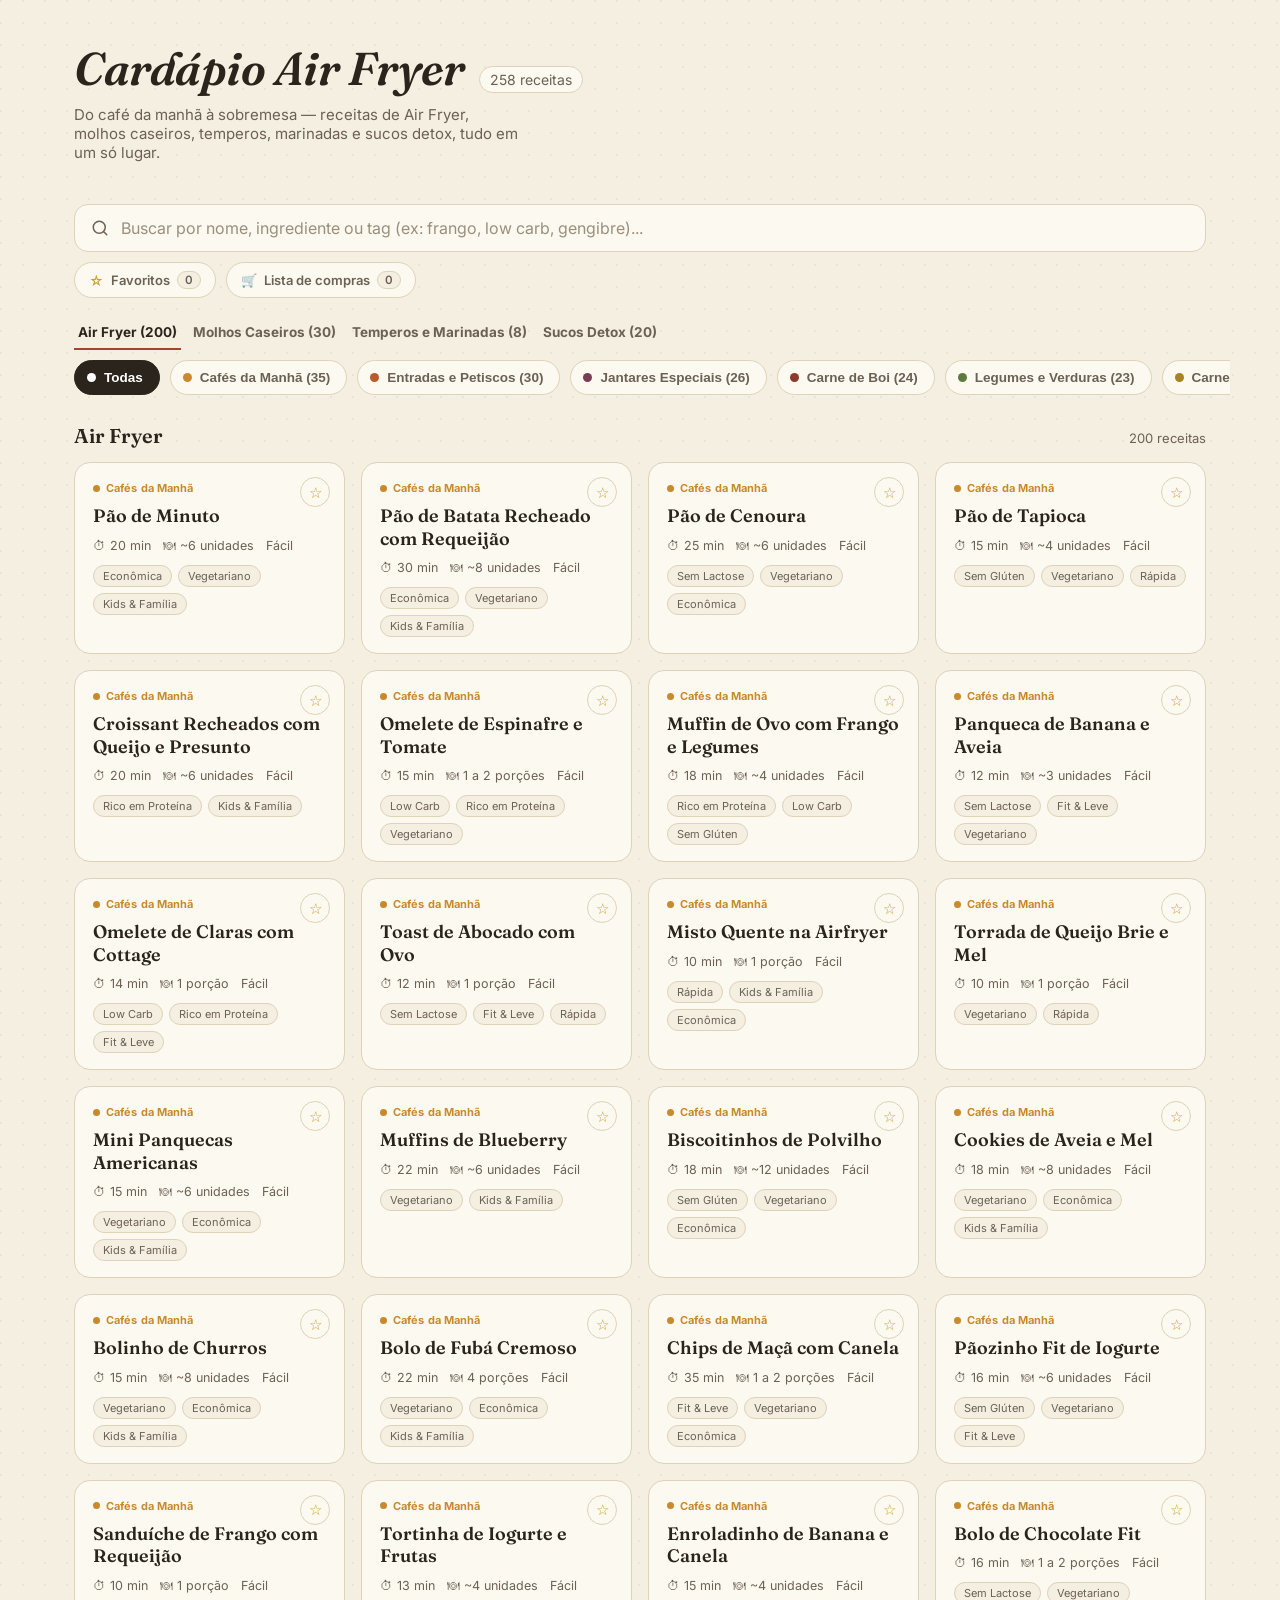
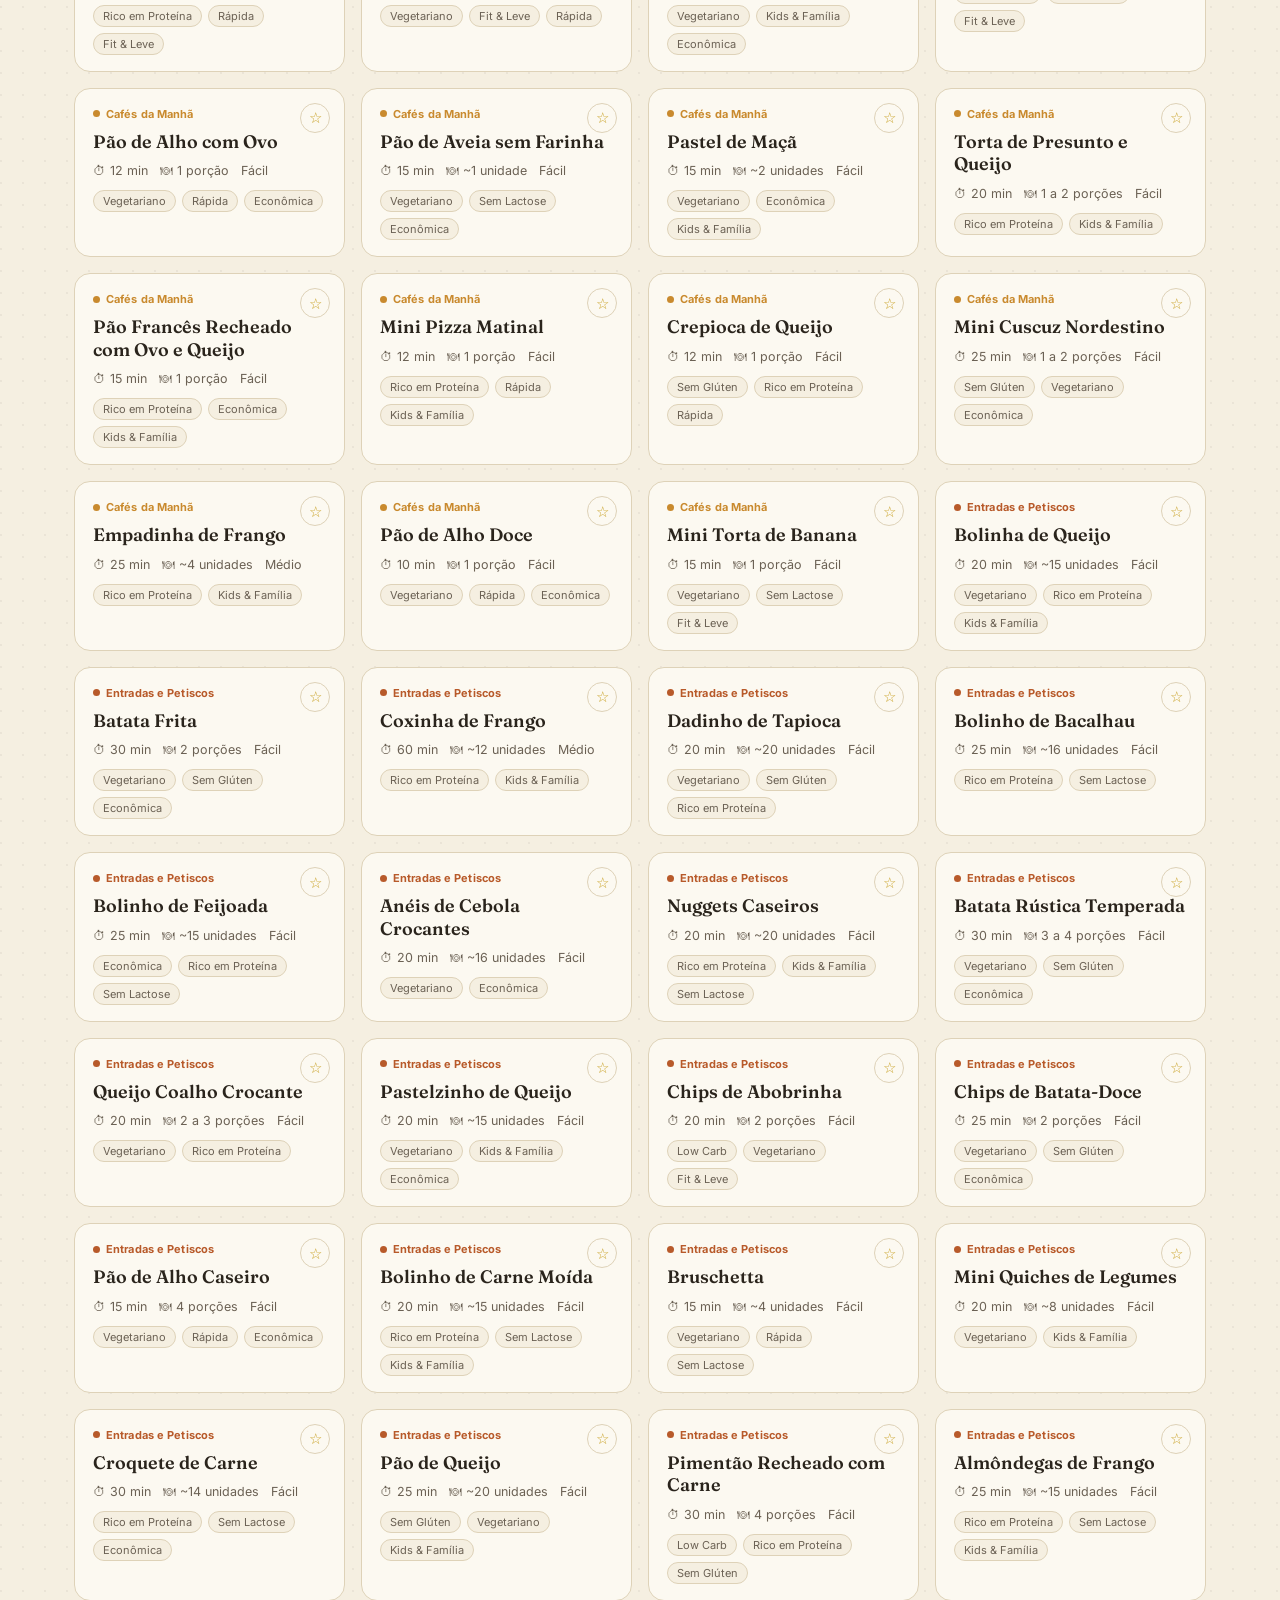
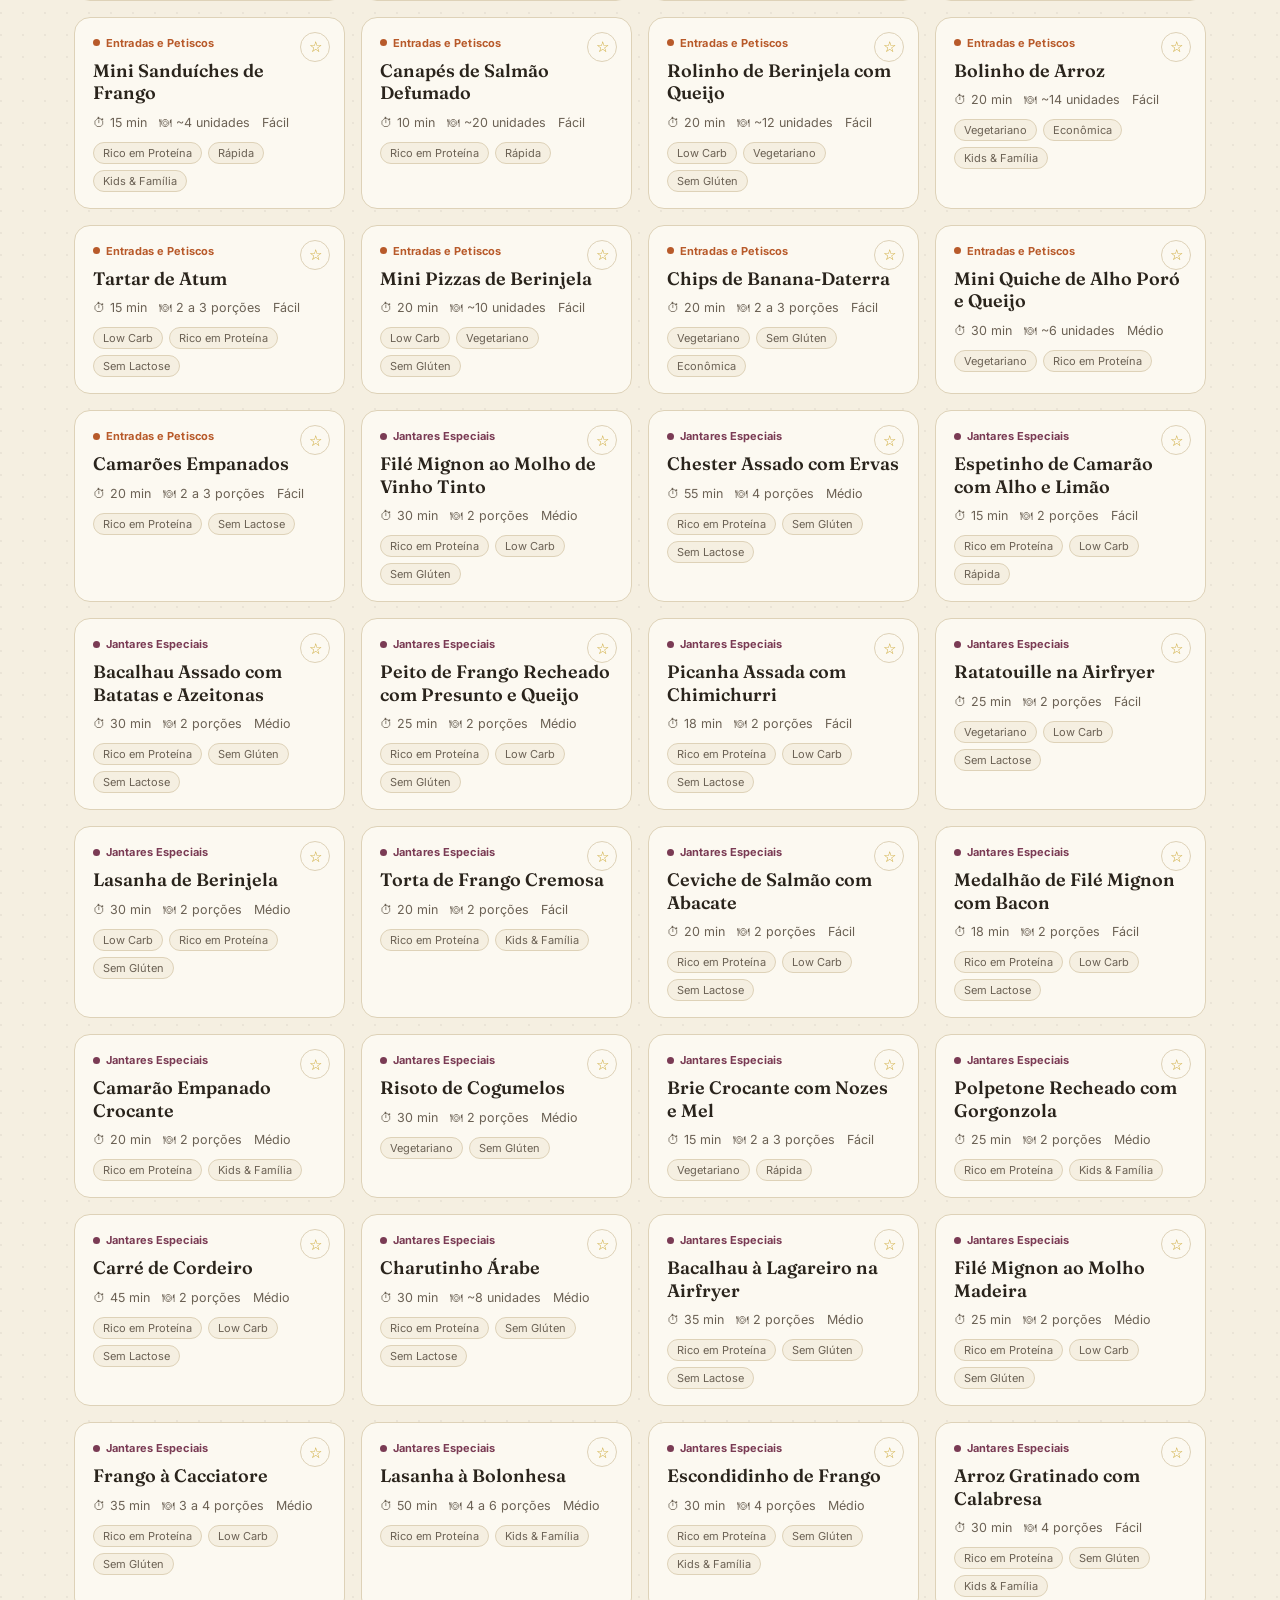
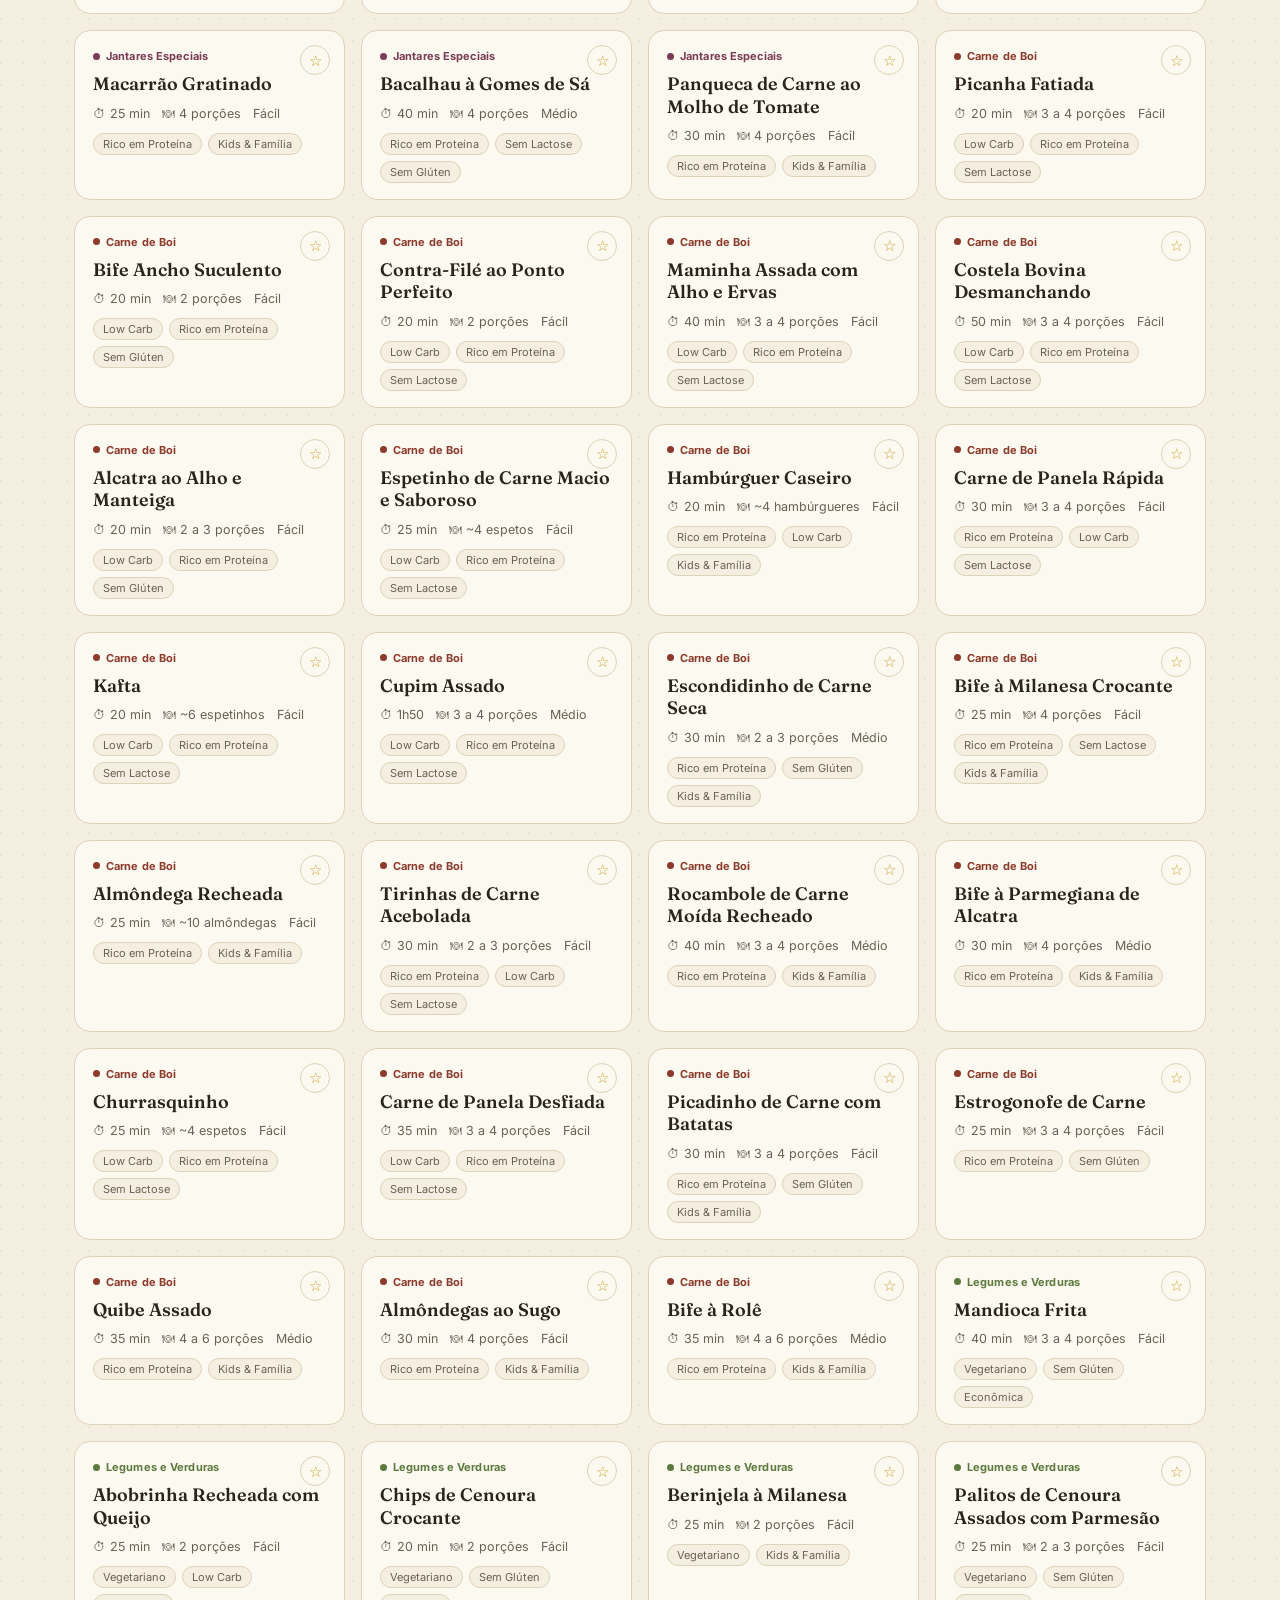
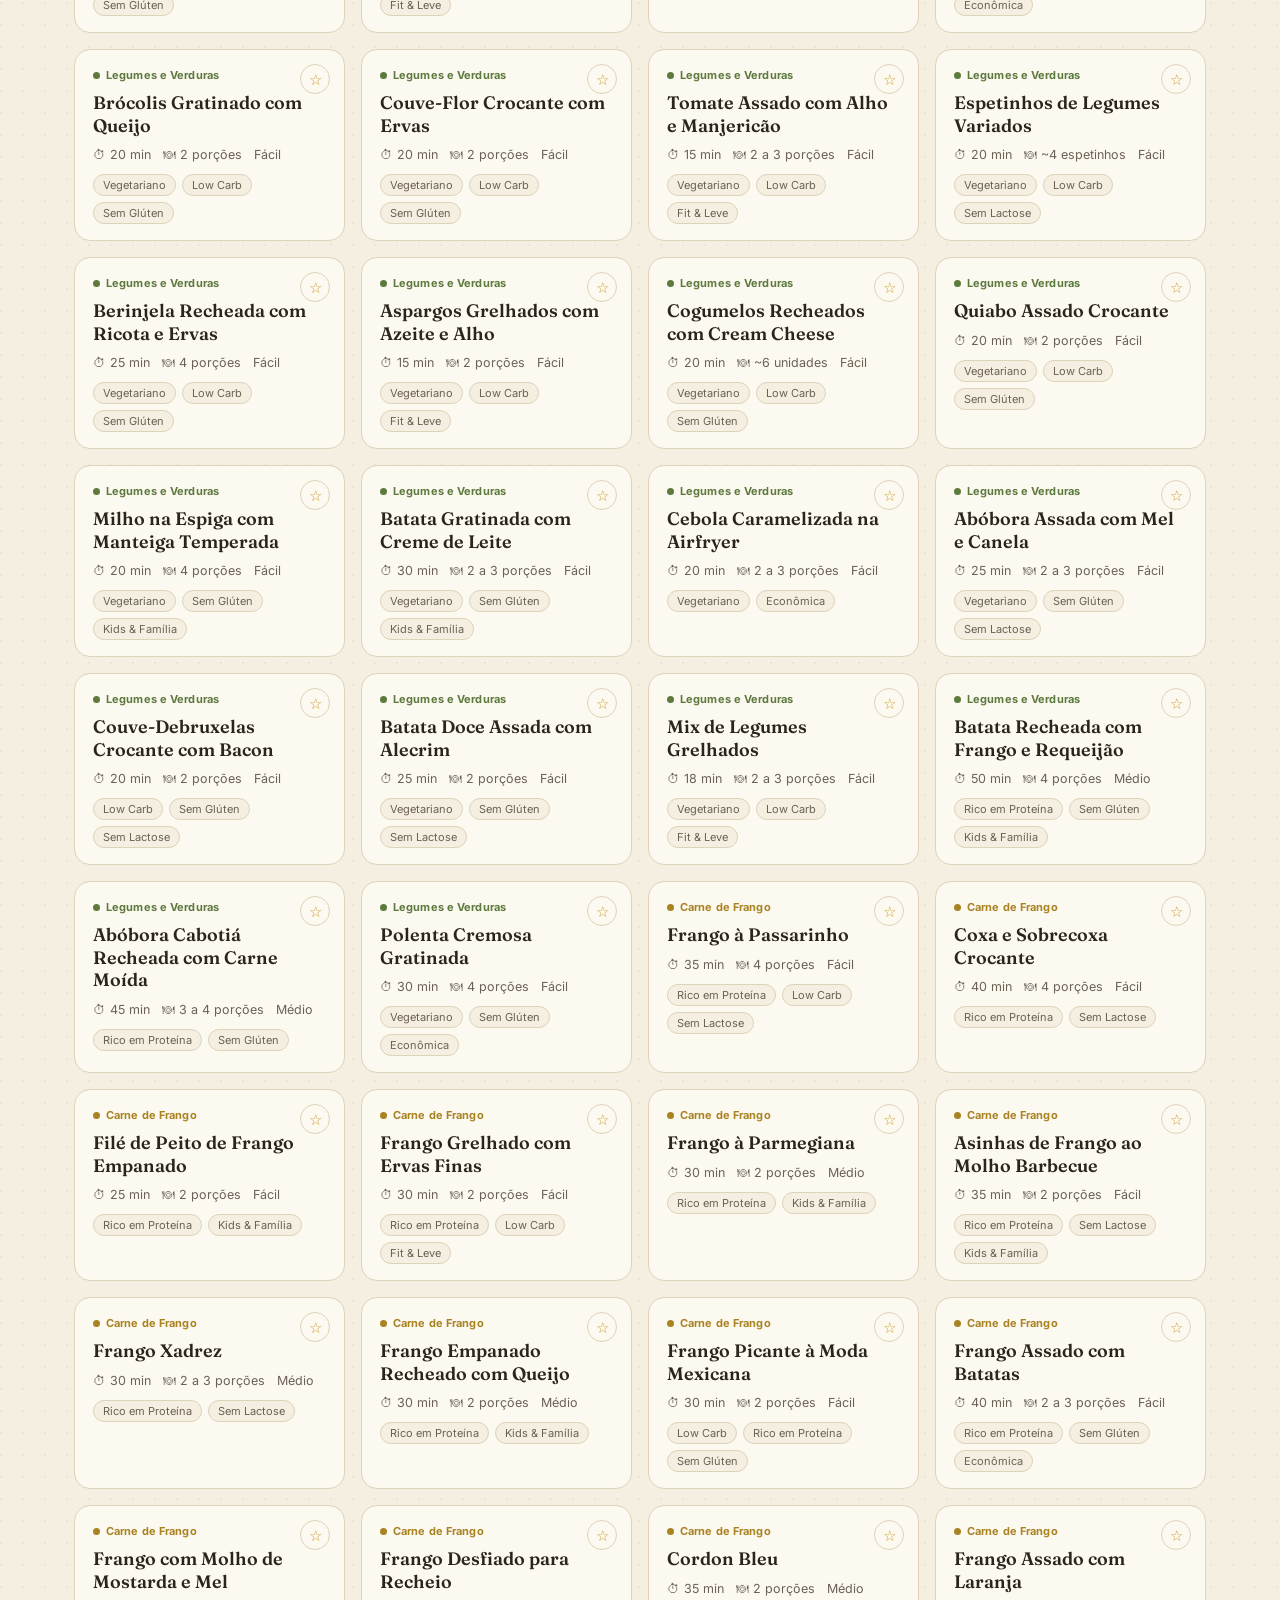
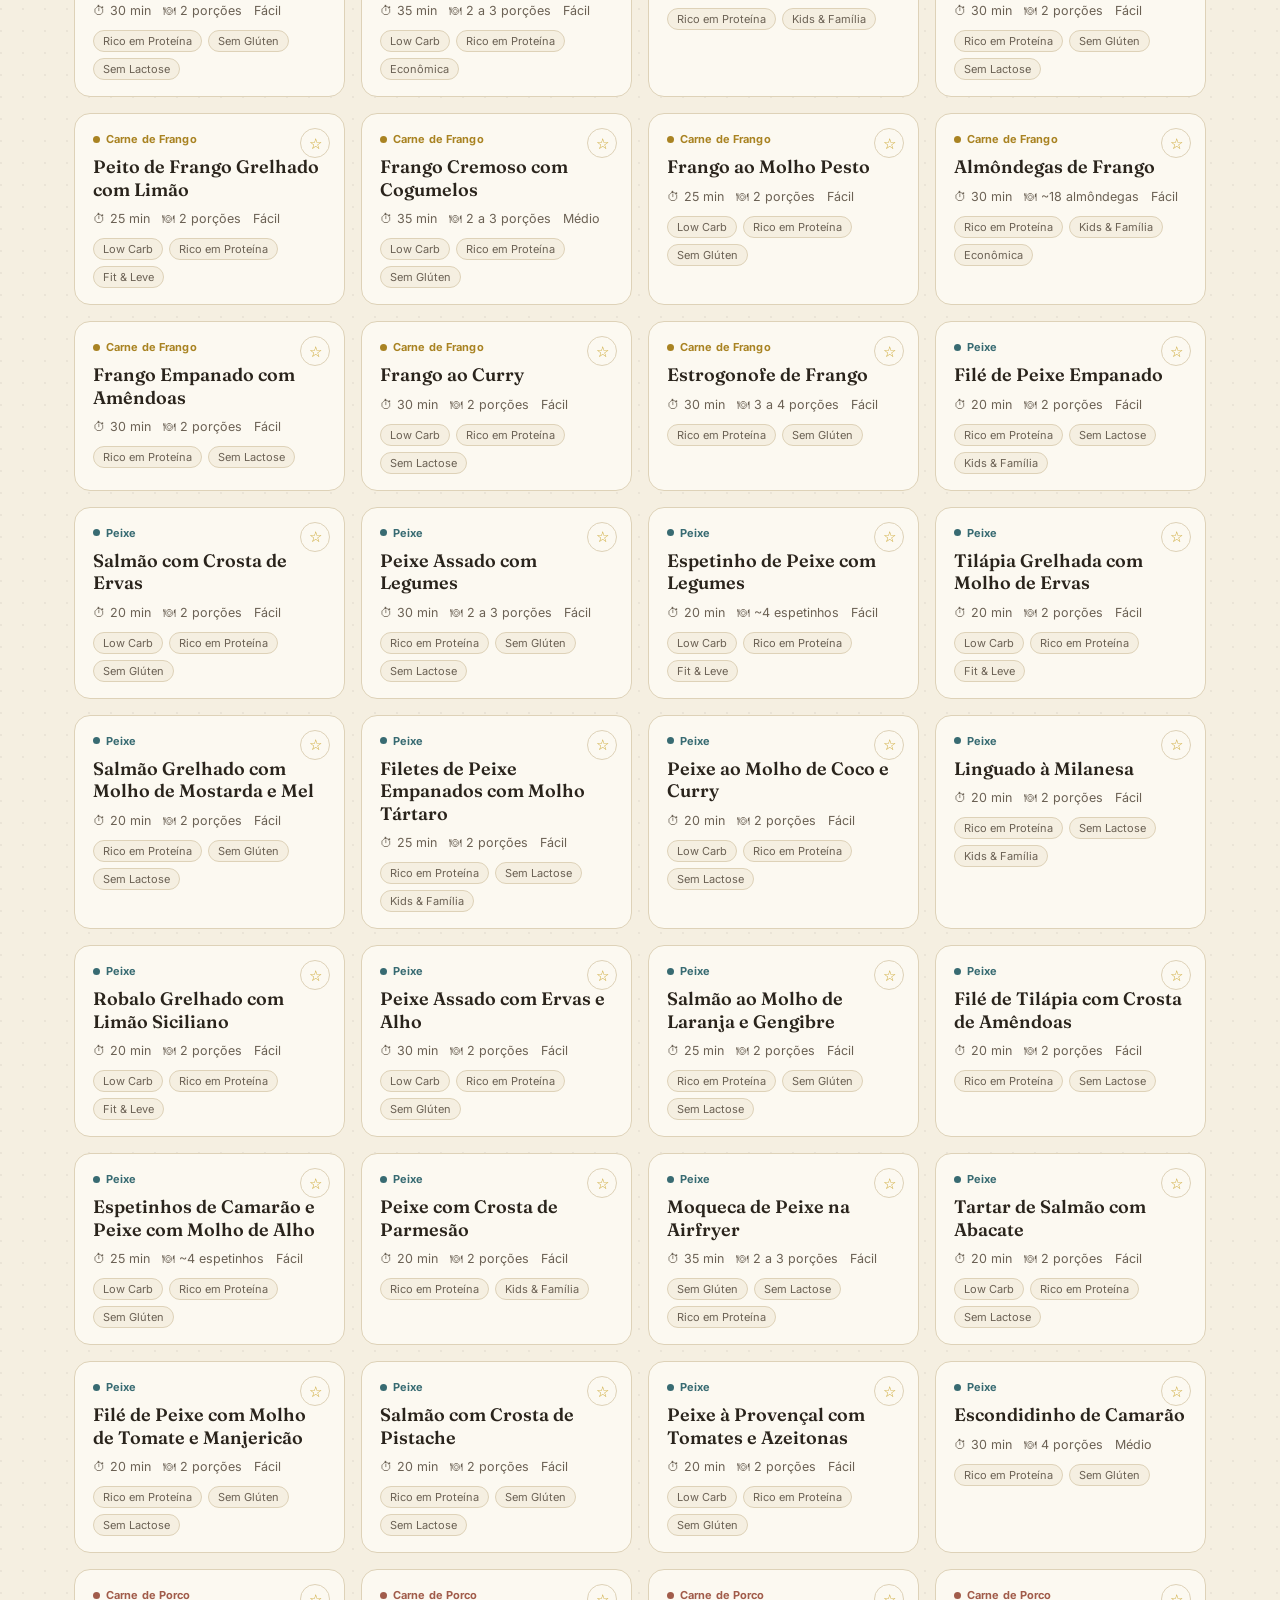
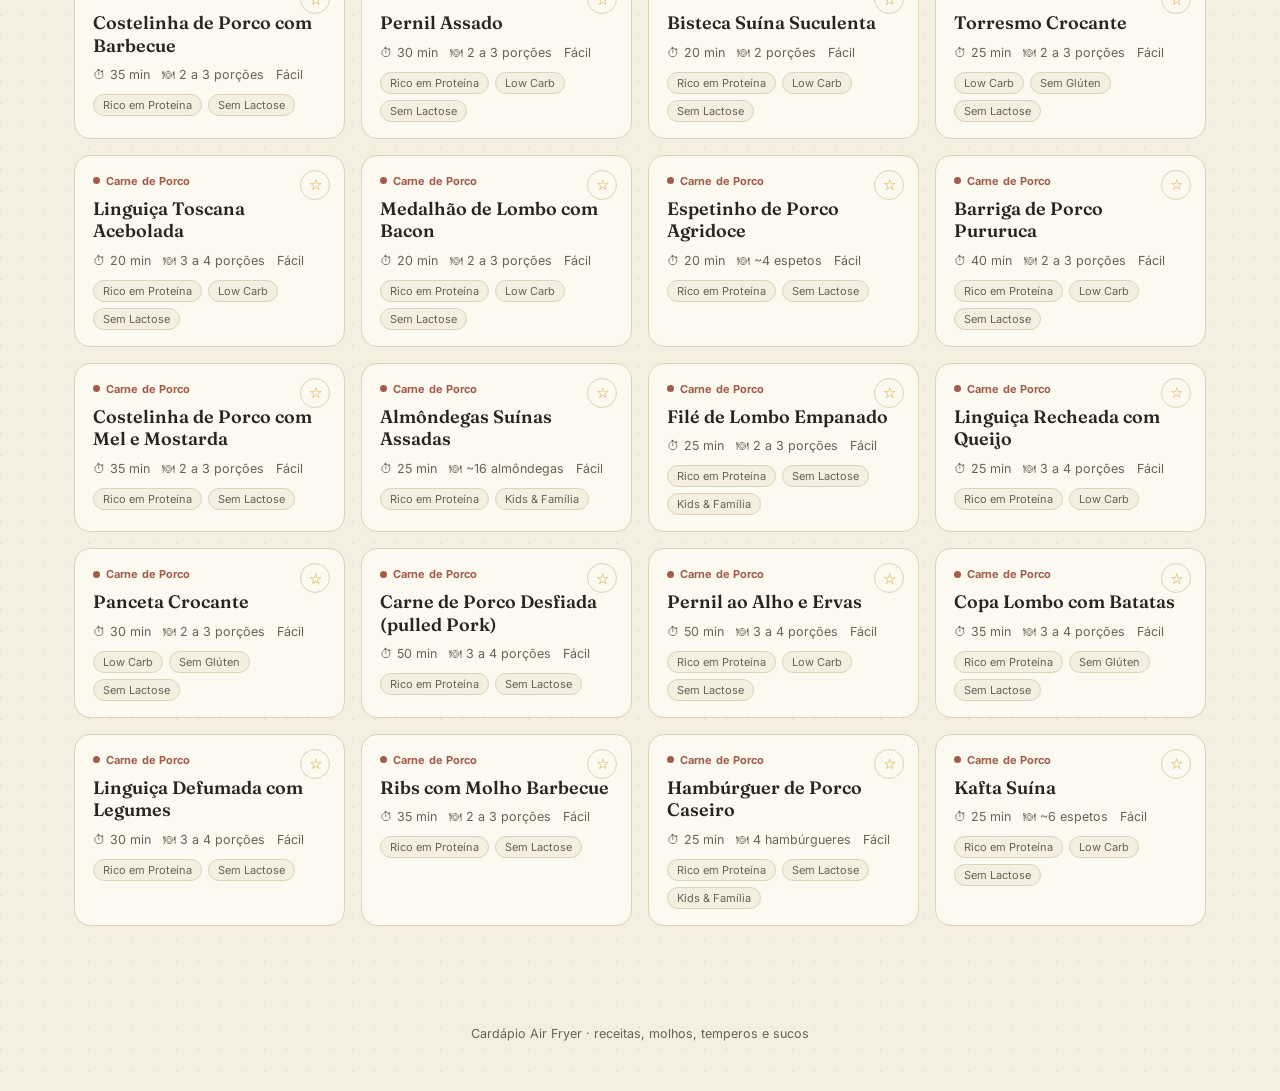
<file: index.html>
<!DOCTYPE html>
<html lang="pt-BR">
<head>
<meta charset="UTF-8">
<meta name="viewport" content="width=device-width, initial-scale=1.0">
<title>Cardápio Air Fryer · 200 Receitas + Bônus</title>
<link rel="preconnect" href="https://fonts.googleapis.com">
<link rel="preconnect" href="https://fonts.gstatic.com" crossorigin>
<link href="https://fonts.googleapis.com/css2?family=Fraunces:ital,opsz,wght@0,9..144,400;0,9..144,500;0,9..144,600;0,9..144,700;1,9..144,500&family=Inter:wght@400;500;600;700;800&display=swap" rel="stylesheet">
<link rel="stylesheet" href="styles.css">
</head>
<body>

<header class="top">
  <div class="brand">
    <h1>Cardápio Air Fryer</h1>
    <span class="count" id="totalCount">258 receitas</span>
  </div>
  <p class="sub">Do café da manhã à sobremesa — receitas de Air Fryer, molhos caseiros, temperos, marinadas e sucos detox, tudo em um só lugar.</p>
</header>

<div class="search-wrap">
  <div class="search-box">
    <svg width="18" height="18" viewBox="0 0 24 24" fill="none" stroke="currentColor" stroke-width="2" stroke-linecap="round" stroke-linejoin="round"><circle cx="11" cy="11" r="8"></circle><line x1="21" y1="21" x2="16.65" y2="16.65"></line></svg>
    <input type="text" id="searchInput" placeholder="Buscar por nome, ingrediente ou tag (ex: frango, low carb, gengibre)...">
    <button class="clear-btn" id="clearSearch" aria-label="Limpar busca">✕</button>
  </div>
  <div class="toolbar">
    <button class="icon-btn" id="favToggleBtn" aria-pressed="false">
      <span class="star">☆</span> Favoritos <span class="count-badge" id="favCount">0</span>
    </button>
    <button class="icon-btn" id="shopListBtn">
      <span class="cart">🛒</span> Lista de compras <span class="count-badge" id="shopCount">0</span>
    </button>
  </div>
</div>

<div class="group-tabs" id="groupTabs"></div>
<nav class="cats" id="catsNav"></nav>
<!--
<div class="ai-panel">
  <div class="ai-card">
    <div class="ai-head">
      <div class="badge">
        <svg width="16" height="16" viewBox="0 0 24 24" fill="none" stroke="white" stroke-width="2" stroke-linecap="round" stroke-linejoin="round"><path d="M12 2L14.5 9.5L22 12L14.5 14.5L12 22L9.5 14.5L2 12L9.5 9.5L12 2Z"></path></svg>
      </div>
      <h2>Sugestões com IA (100% offline)</h2>
    </div>
    <p class="hint">Roda direto no seu navegador via WebGPU, sem enviar nada para servidor algum. Na primeira vez a IA baixa e fica salva em cache; diga o que você tem na geladeira ou seu objetivo e ela escolhe entre receitas, molhos, temperos ou sucos do cardápio.</p>
    <div class="ai-form">
      <textarea id="aiInput" placeholder="Ex: tenho frango, batata e queijo. Quero algo rápido pro jantar..."></textarea>
      <button id="aiButton">
        <span id="aiButtonLabel">Sugerir receitas</span>
      </button>
    </div>
    <div class="ai-chips">
      <span class="ai-chip" data-q="Quero um café da manhã rápido e leve, o que você sugere?">Café da manhã rápido</span>
      <span class="ai-chip" data-q="Tenho frango e legumes na geladeira, o que dá pra fazer?">Tenho frango e legumes</span>
      <span class="ai-chip" data-q="Preciso de um molho para acompanhar uma carne grelhada hoje.">Molho para carne</span>
      <span class="ai-chip" data-q="Quero um suco detox refrescante para o café da manhã.">Suco detox</span>
    </div>
    <div class="ai-results" id="aiResults"></div>
  </div>
</div>  -->

<main>
  <div class="grid-head">
    <h3 id="gridTitle">Air Fryer</h3>
    <span class="result-count" id="resultCount"></span>
  </div>
  <div class="recipe-grid" id="recipeGrid"></div>
  <div class="no-results" id="noResults" style="display:none;">
    <div class="big">Nenhum item encontrado</div>
    <div>Tente buscar por outro termo ou limpe os filtros.</div>
  </div>
</main>

<div class="overlay" id="overlay">
  <div class="modal" id="modalContent"></div>
</div>

<div class="overlay" id="shopOverlay">
  <div class="modal" id="shopModalContent"></div>
</div>

<footer>Cardápio Air Fryer · receitas, molhos, temperos e sucos</footer>

<script src="script.js"></script>
</body>
</html>
</file>
<file: styles.css>
:root{
  --paper: #F5EFE1;
  --paper-card: #FCF9F1;
  --ink: #2A241C;
  --ink-soft: #6B6154;
  --line: #DED2B8;
  --rust: #A8432B;
  --rust-dark: #7E3020;
  --herb: #3F5D4E;
  --herb-light: #EBF1EC;

  --c-cafe: #C98A2E;
  --c-entrada: #B85A2A;
  --c-jantar: #7A3B54;
  --c-boi: #8B3A2B;
  --c-legume: #5C7A3D;
  --c-frango: #A98322;
  --c-peixe: #386B72;
  --c-porco: #A15C4A;
  --c-molho: #4A5A7A;
  --c-tempero: #8C6A1F;
  --c-suco: #B5407A;
}

* { box-sizing: border-box; }
html { scroll-behavior: smooth; }
body{
  margin:0;
  background: var(--paper);
  background-image:
    radial-gradient(circle at 1px 1px, rgba(42,36,28,0.055) 1px, transparent 0);
  background-size: 22px 22px;
  color: var(--ink);
  font-family: 'Inter', sans-serif;
  -webkit-font-smoothing: antialiased;
}

a { color: inherit; }

/* ---------- Header ---------- */
header.top{
  padding: 40px 24px 20px;
  max-width: 1180px;
  margin: 0 auto;
}
.brand{
  display:flex;
  align-items:baseline;
  gap:14px;
  flex-wrap: wrap;
}
.brand h1{
  font-family:'Fraunces', serif;
  font-weight:600;
  font-style: italic;
  font-size: clamp(32px, 5vw, 46px);
  margin:0;
  letter-spacing: -0.01em;
  color: var(--ink);
}
.brand .count{
  font-size:14px;
  color: var(--ink-soft);
  border: 1px solid var(--line);
  padding: 4px 10px;
  border-radius: 100px;
  background: var(--paper-card);
}
header.top p.sub{
  margin: 8px 0 0;
  color: var(--ink-soft);
  font-size: 15px;
  max-width: 50ch;
}

/* ---------- Search ---------- */
.search-wrap{
  max-width: 1180px;
  margin: 22px auto 0;
  padding: 0 24px;
}
.search-box{
  display:flex;
  align-items:center;
  gap: 10px;
  background: var(--paper-card);
  border: 1.5px solid var(--line);
  border-radius: 14px;
  padding: 12px 16px;
  transition: border-color .15s ease, box-shadow .15s ease;
}
.search-box:focus-within{
  border-color: var(--rust);
  box-shadow: 0 0 0 3px rgba(168,67,43,0.12);
}
.search-box svg{ flex-shrink:0; color: var(--ink-soft); }
.search-box input{
  border:none;
  outline:none;
  background:transparent;
  font-family:'Inter',sans-serif;
  font-size: 16px;
  color: var(--ink);
  width:100%;
}
.search-box input::placeholder{ color: #9A8F7C; }
.search-box .clear-btn{
  display:none;
  border:none;
  background: var(--line);
  color: var(--ink);
  width:22px; height:22px;
  border-radius:50%;
  font-size:13px;
  cursor:pointer;
  align-items:center;
  justify-content:center;
}
.search-box .clear-btn.show{ display:flex; }

/* ---------- Toolbar: favoritos + lista de compras ---------- */
.toolbar{
  display:flex;
  gap:10px;
  margin-top: 10px;
  flex-wrap: wrap;
}
.icon-btn{
  display:flex;
  align-items:center;
  gap:7px;
  padding: 8px 14px;
  border-radius: 100px;
  border: 1.5px solid var(--line);
  background: var(--paper-card);
  color: var(--ink-soft);
  font-family:'Inter', sans-serif;
  font-weight:600;
  font-size: 13px;
  cursor:pointer;
  transition: all .15s ease;
}
.icon-btn:hover{ border-color: var(--rust); color: var(--ink); }
.icon-btn .star{ font-size: 14px; color: #C9A227; }
.icon-btn.active{
  background: #FBF1D8;
  border-color: #E3C468;
  color: var(--ink);
}
.icon-btn.active .star{ color: #B8860B; }
.icon-btn .count-badge{
  background: var(--paper);
  border: 1px solid var(--line);
  border-radius: 100px;
  padding: 1px 7px;
  font-size: 11.5px;
  color: var(--ink-soft);
}
.icon-btn.active .count-badge{ background:#fff; }

/* card favorite star */
.card{ overflow: visible; }
.fav-btn{
  position:absolute;
  top:14px; right:14px;
  width:30px; height:30px;
  border-radius:50%;
  border: 1px solid var(--line);
  background: var(--paper-card);
  font-size:15px;
  line-height:1;
  cursor:pointer;
  display:flex; align-items:center; justify-content:center;
  color: #C9A227;
  transition: transform .12s ease, background .12s ease;
}
.fav-btn:hover{ transform: scale(1.08); }
.fav-btn.active{ background:#FBF1D8; border-color:#E3C468; color:#B8860B; }

/* modal favorite button */
.modal-fav-btn{
  display:inline-flex;
  align-items:center;
  gap:6px;
  border: 1.5px solid var(--line);
  background: var(--paper-card);
  color: var(--ink-soft);
  font-family:'Inter', sans-serif;
  font-weight:600;
  font-size: 13px;
  padding: 7px 14px;
  border-radius: 100px;
  cursor:pointer;
  margin: 6px 0 4px;
}
.modal-fav-btn.active{ background:#FBF1D8; border-color:#E3C468; color:#8A6A0B; }

/* add to shopping list button, inside modal */
.add-shop-btn{
  display:inline-flex;
  align-items:center;
  gap:7px;
  border:none;
  background: var(--rust);
  color:#fff;
  font-family:'Inter', sans-serif;
  font-weight:600;
  font-size: 13px;
  padding: 9px 16px;
  border-radius: 10px;
  cursor:pointer;
  margin-bottom: 14px;
  transition: background .15s ease;
}
.add-shop-btn:hover{ background: var(--rust-dark); }
.add-shop-btn.added{ background: var(--herb); }

/* ---------- Shopping list modal ---------- */
.shop-top{
  padding: 24px 28px 16px;
  border-bottom: 1px solid var(--line);
  display:flex;
  align-items:center;
  justify-content:space-between;
  gap: 12px;
}
.shop-top h2{
  font-family:'Fraunces', serif;
  font-weight:600;
  font-size: 22px;
  margin:0;
}
.shop-clear-btn{
  border: 1.5px solid var(--line);
  background: var(--paper-card);
  color: var(--ink-soft);
  font-family:'Inter', sans-serif;
  font-weight:600;
  font-size: 12.5px;
  padding: 7px 13px;
  border-radius: 100px;
  cursor:pointer;
}
.shop-clear-btn:hover{ border-color: var(--rust); color: var(--rust-dark); }
.shop-body{ padding: 18px 28px 28px; }
.shop-empty{
  text-align:center;
  padding: 40px 10px;
  color: var(--ink-soft);
}
.shop-empty .big{
  font-family:'Fraunces', serif;
  font-style:italic;
  font-size: 19px;
  color: var(--ink);
  margin-bottom:6px;
}
.shop-group{ margin-bottom: 20px; }
.shop-group:last-child{ margin-bottom: 0; }
.shop-group-title{
  font-family:'Fraunces', serif;
  font-size: 14.5px;
  font-weight:600;
  color: var(--ink);
  margin: 0 0 8px;
  display:flex;
  align-items:center;
  justify-content:space-between;
  gap:8px;
}
.shop-group-title .remove-group{
  font-size: 11.5px;
  font-weight:600;
  color: var(--ink-soft);
  background:none;
  border:none;
  cursor:pointer;
  text-decoration: underline;
}
.shop-item{
  display:flex;
  align-items:flex-start;
  gap:10px;
  padding: 10px 0;
  border-bottom: 1px solid var(--line);
}
.shop-item:last-child{ border-bottom:none; }
.shop-item input[type="checkbox"]{
  width:18px; height:18px;
  margin-top: 2px;
  accent-color: var(--herb);
  flex-shrink:0;
  cursor:pointer;
}
.shop-item-text{
  flex:1;
  display:flex;
  flex-direction:column;
  gap:2px;
}
.shop-item .txt{
  font-size: 14.5px;
  color: var(--ink);
  font-weight: 500;
}
.shop-item .source{
  font-size: 11.5px;
  color: var(--ink-soft);
}
.shop-item.checked .txt{
  text-decoration: line-through;
  color: var(--ink-soft);
}
.shop-item.checked .source{ opacity: .6; }
.shop-item .del-item{
  border:none;
  background:none;
  color: var(--ink-soft);
  cursor:pointer;
  font-size: 14px;
  padding: 2px 6px;
}
.shop-item .del-item:hover{ color: var(--rust-dark); }

/* ---------- Group tabs (Air Fryer / Molhos / Temperos / Sucos) ---------- */
.group-tabs{
  max-width: 1180px;
  margin: 18px auto 0;
  padding: 0 24px;
  display:flex;
  gap:8px;
  flex-wrap:wrap;
}
.group-tab{
  border: none;
  background: transparent;
  color: var(--ink-soft);
  font-family:'Inter', sans-serif;
  font-weight:700;
  font-size: 13.5px;
  padding: 8px 4px;
  cursor:pointer;
  border-bottom: 2.5px solid transparent;
}
.group-tab.active{
  color: var(--ink);
  border-bottom-color: var(--rust);
}

/* ---------- Category nav ---------- */
nav.cats{
  max-width: 1180px;
  margin: 10px auto 0;
  padding: 0 24px;
  display:flex;
  gap:10px;
  overflow-x:auto;
  scrollbar-width: none;
}
nav.cats::-webkit-scrollbar{ display:none; }
.cat-pill{
  flex-shrink:0;
  display:flex;
  align-items:center;
  gap:8px;
  padding: 9px 16px 9px 12px;
  border-radius: 100px;
  border: 1.5px solid var(--line);
  background: var(--paper-card);
  font-size: 13.5px;
  font-weight: 600;
  color: var(--ink-soft);
  cursor:pointer;
  white-space:nowrap;
  transition: all .15s ease;
}
.cat-pill .dot{
  width:9px; height:9px; border-radius:50%;
  background: var(--dotcolor, var(--ink-soft));
  flex-shrink:0;
}
.cat-pill:hover{ border-color: var(--dotcolor, var(--ink-soft)); color: var(--ink); }
.cat-pill.active{
  background: var(--ink);
  border-color: var(--ink);
  color: #fff;
}
.cat-pill.active .dot{ background: #fff; }

/* ---------- AI panel ---------- */
.ai-panel{
  max-width: 1180px;
  margin: 26px auto 0;
  padding: 0 24px;
}
.ai-card{
  background: var(--herb-light);
  border: 1.5px solid #CFDDD1;
  border-radius: 18px;
  padding: 22px 24px;
  display:flex;
  flex-direction:column;
  gap:14px;
}
.ai-card .ai-head{
  display:flex;
  align-items:center;
  gap:10px;
}
.ai-card .ai-head .badge{
  width:30px; height:30px;
  border-radius:9px;
  background: var(--herb);
  color:#fff;
  display:flex;
  align-items:center;
  justify-content:center;
  flex-shrink:0;
}
.ai-card h2{
  font-family:'Fraunces', serif;
  font-weight:600;
  font-size: 19px;
  margin:0;
  color: var(--herb);
}
.ai-card p.hint{
  margin:0;
  font-size:13.5px;
  color: #4E5D53;
}
.ai-form{
  display:flex;
  gap:10px;
  flex-wrap:wrap;
}
.ai-form textarea{
  flex: 1 1 320px;
  min-width: 220px;
  resize: vertical;
  min-height: 44px;
  max-height: 140px;
  border-radius:12px;
  border: 1.5px solid #CFDDD1;
  padding: 11px 14px;
  font-family:'Inter',sans-serif;
  font-size: 14.5px;
  background: #fff;
  color: var(--ink);
}
.ai-form textarea:focus{
  outline:none;
  border-color: var(--herb);
}
.ai-form button{
  border:none;
  background: var(--herb);
  color:#fff;
  font-family:'Inter',sans-serif;
  font-weight:600;
  font-size:14.5px;
  padding: 0 22px;
  border-radius:12px;
  cursor:pointer;
  transition: background .15s ease;
  display:flex;
  align-items:center;
  gap:8px;
}
.ai-form button:hover{ background: #324D40; }
.ai-form button:disabled{ background:#9CB0A2; cursor: not-allowed; }

.ai-chips{
  display:flex;
  gap:8px;
  flex-wrap:wrap;
}
.ai-chip{
  font-size:12.5px;
  padding: 6px 12px;
  border-radius:100px;
  background:#fff;
  border:1px solid #CFDDD1;
  color:#425A4B;
  cursor:pointer;
}
.ai-chip:hover{ border-color: var(--herb); }

.ai-results{ display:none; }
.ai-results.show{ display:block; }
.ai-results .ai-note{
  font-size: 13.5px;
  color: #4E5D53;
  margin: 4px 0 12px;
  font-style: italic;
}
.ai-error{
  font-size: 13.5px;
  color: var(--rust-dark);
  background: #FBEAE4;
  border: 1px solid #EBC7B9;
  padding: 10px 14px;
  border-radius: 10px;
}
.ai-loading{
  display:flex;
  align-items:center;
  gap:10px;
  font-size: 13.5px;
  color: #4E5D53;
}
.spinner{
  width:15px; height:15px;
  border-radius:50%;
  border: 2px solid #CFDDD1;
  border-top-color: var(--herb);
  animation: spin .7s linear infinite;
}
@keyframes spin{ to{ transform: rotate(360deg); } }

/* ---------- Grid ---------- */
main{
  max-width: 1180px;
  margin: 28px auto 80px;
  padding: 0 24px;
}
.grid-head{
  display:flex;
  align-items:baseline;
  justify-content:space-between;
  margin-bottom: 14px;
  gap: 10px;
  flex-wrap: wrap;
}
.grid-head h3{
  font-family:'Fraunces', serif;
  font-weight:600;
  font-size: 20px;
  margin:0;
}
.grid-head .result-count{
  font-size: 13px;
  color: var(--ink-soft);
}
.recipe-grid{
  display:grid;
  grid-template-columns: repeat(auto-fill, minmax(250px, 1fr));
  gap: 16px;
}
.card{
  position:relative;
  background: var(--paper-card);
  border: 1.5px solid var(--line);
  border-radius: 16px;
  padding: 18px 18px 16px;
  cursor:pointer;
  transition: transform .12s ease, box-shadow .12s ease, border-color .12s ease;
  display:flex;
  flex-direction:column;
  gap:10px;
}
.card:hover{
  transform: translateY(-2px);
  box-shadow: 0 10px 24px rgba(42,36,28,0.09);
  border-color: var(--cat-color, var(--rust));
}
.card .cat-tag{
  display:inline-flex;
  align-items:center;
  gap:6px;
  font-size: 11px;
  font-weight:700;
  letter-spacing: .01em;
  color: var(--cat-color, var(--ink-soft));
}
.card .cat-tag .dot{ width:7px; height:7px; border-radius:50%; background: var(--cat-color, var(--ink-soft)); }
.card h4{
  font-family:'Fraunces', serif;
  font-weight:600;
  font-size: 18px;
  margin:0;
  line-height:1.25;
  color: var(--ink);
}
.card .meta{
  display:flex;
  gap:12px;
  font-size:12.5px;
  color: var(--ink-soft);
  flex-wrap:wrap;
}
.card .meta span{ display:flex; align-items:center; gap:4px; }
.card .tags{
  display:flex;
  gap:6px;
  flex-wrap:wrap;
  margin-top:2px;
}
.card .tags span{
  font-size: 11px;
  padding: 3px 9px;
  border-radius:100px;
  background: var(--paper);
  border: 1px solid var(--line);
  color: var(--ink-soft);
}
.no-results{
  text-align:center;
  padding: 60px 20px;
  color: var(--ink-soft);
}
.no-results .big{
  font-family:'Fraunces', serif;
  font-style:italic;
  font-size: 22px;
  color: var(--ink);
  margin-bottom:6px;
}

/* ---------- Suggestion cards (inside AI results) ---------- */
.sugg-grid{
  display:grid;
  grid-template-columns: repeat(auto-fill, minmax(230px, 1fr));
  gap: 12px;
}
.sugg-card{
  background:#fff;
  border: 1.5px solid #CFDDD1;
  border-radius: 14px;
  padding: 14px 16px;
  cursor:pointer;
  transition: box-shadow .12s ease, transform .12s ease;
}
.sugg-card:hover{ transform: translateY(-2px); box-shadow: 0 8px 18px rgba(63,93,78,0.14); }
.sugg-card h5{
  font-family:'Fraunces', serif;
  font-size:15.5px;
  margin:0 0 4px;
  color: var(--ink);
}
.sugg-card .why{
  font-size:12.5px;
  color: #4E5D53;
  line-height:1.4;
  margin:0;
}
.sugg-card .meta{
  margin-top:8px;
  font-size:11.5px;
  color: var(--ink-soft);
}

/* ---------- Modal ---------- */
.overlay{
  position:fixed; inset:0;
  background: rgba(20,17,12,0.5);
  display:none;
  align-items:flex-start;
  justify-content:center;
  padding: 30px 16px;
  overflow-y:auto;
  z-index: 100;
}
.overlay.show{ display:flex; }
.modal{
  background: var(--paper-card);
  max-width: 640px;
  width:100%;
  border-radius: 20px;
  padding: 0;
  position:relative;
  animation: pop .18s ease;
  margin-bottom: 30px;
}
@keyframes pop{ from{ transform: translateY(10px); opacity:0; } to{ transform:translateY(0); opacity:1; } }
.modal-top{
  padding: 26px 28px 18px;
  border-bottom: 1px solid var(--line);
}
.modal .close-btn{
  position:absolute;
  top:16px; right:16px;
  width:34px; height:34px;
  border-radius:50%;
  border:1px solid var(--line);
  background: var(--paper-card);
  font-size:16px;
  cursor:pointer;
  color: var(--ink-soft);
  display:flex; align-items:center; justify-content:center;
}
.modal .close-btn:hover{ background: var(--line); }
.modal .cat-tag{
  display:inline-flex;
  align-items:center;
  gap:6px;
  font-size: 11.5px;
  font-weight:700;
  color: var(--cat-color, var(--rust));
  margin-bottom: 8px;
}
.modal .cat-tag .dot{ width:8px; height:8px; border-radius:50%; background: var(--cat-color, var(--rust)); }
.modal h2{
  font-family:'Fraunces', serif;
  font-weight:600;
  font-size: 26px;
  margin: 0 0 12px;
  line-height:1.2;
  padding-right: 30px;
}
.modal .description{
  font-size: 14px;
  color: var(--ink-soft);
  line-height:1.5;
  margin: 0 0 14px;
}
.modal .badges{
  display:flex;
  gap: 18px;
  flex-wrap:wrap;
  margin-bottom: 10px;
}
.modal .badges .b{
  display:flex;
  flex-direction:column;
  gap:2px;
}
.modal .badges .b .v{ font-size:14px; font-weight:600; color: var(--ink); }
.modal .badges .b .l{ font-size:10.5px; text-transform:uppercase; letter-spacing:.05em; color: var(--ink-soft); }
.modal .tags{ display:flex; gap:6px; flex-wrap:wrap; }
.modal .tags span{
  font-size: 11.5px;
  padding: 4px 10px;
  border-radius:100px;
  background: var(--paper);
  border: 1px solid var(--line);
  color: var(--ink-soft);
}
.modal-body{ padding: 20px 28px 28px; }
.modal-body .cols{
  display:grid;
  grid-template-columns: 1fr 1.3fr;
  gap: 26px;
}
@media (max-width: 560px){
  .modal-body .cols{ grid-template-columns: 1fr; }
}
.modal-body h3{
  font-family:'Fraunces', serif;
  font-size: 16px;
  margin: 0 0 10px;
  color: var(--ink);
}
.modal-body ul.ing-list{
  list-style:none;
  margin:0; padding:0;
  display:flex;
  flex-direction:column;
  gap:8px;
}
.modal-body ul.ing-list li{
  font-size: 14px;
  padding-left: 18px;
  position:relative;
  line-height:1.4;
}
.modal-body ul.ing-list li::before{
  content:'';
  position:absolute;
  left:0; top:7px;
  width:6px; height:6px;
  border-radius:50%;
  background: var(--cat-color, var(--rust));
}
.modal-body ol.step-list{
  margin:0; padding:0;
  list-style:none;
  display:flex;
  flex-direction:column;
  gap: 14px;
  counter-reset: step;
}
.modal-body ol.step-list li{
  padding-left: 34px;
  position:relative;
  font-size: 14px;
  line-height:1.5;
  counter-increment: step;
}
.modal-body ol.step-list li::before{
  content: counter(step);
  position:absolute;
  left:0; top:-1px;
  width: 24px; height:24px;
  border-radius:7px;
  background: var(--cat-color, var(--rust));
  color:#fff;
  font-size:12px;
  font-weight:700;
  display:flex; align-items:center; justify-content:center;
}
.modal-body .nutrition{
  display:flex;
  gap: 20px;
  margin: 20px 0;
  padding: 14px 18px;
  background: var(--paper);
  border-radius: 12px;
  flex-wrap: wrap;
}
.modal-body .nutrition .n{
  display:flex;
  flex-direction:column;
  gap:2px;
}
.modal-body .nutrition .n .v{ font-size:16px; font-weight:700; color: var(--ink); }
.modal-body .nutrition .n .l{ font-size:10.5px; text-transform:uppercase; letter-spacing:.04em; color: var(--ink-soft); }
.modal-body .tip{
  background: var(--herb-light);
  border-radius: 12px;
  padding: 14px 18px;
  font-size: 13.5px;
  line-height:1.5;
  color: #37473C;
  display:flex;
  gap:10px;
}
.modal-body .tip .icon{ flex-shrink:0; font-size:16px; }

footer{
  text-align:center;
  padding: 20px 20px 50px;
  font-size:12.5px;
  color: var(--ink-soft);
}

@media (max-width: 640px){
  .modal .badges{ gap: 12px; }
}
</file>
